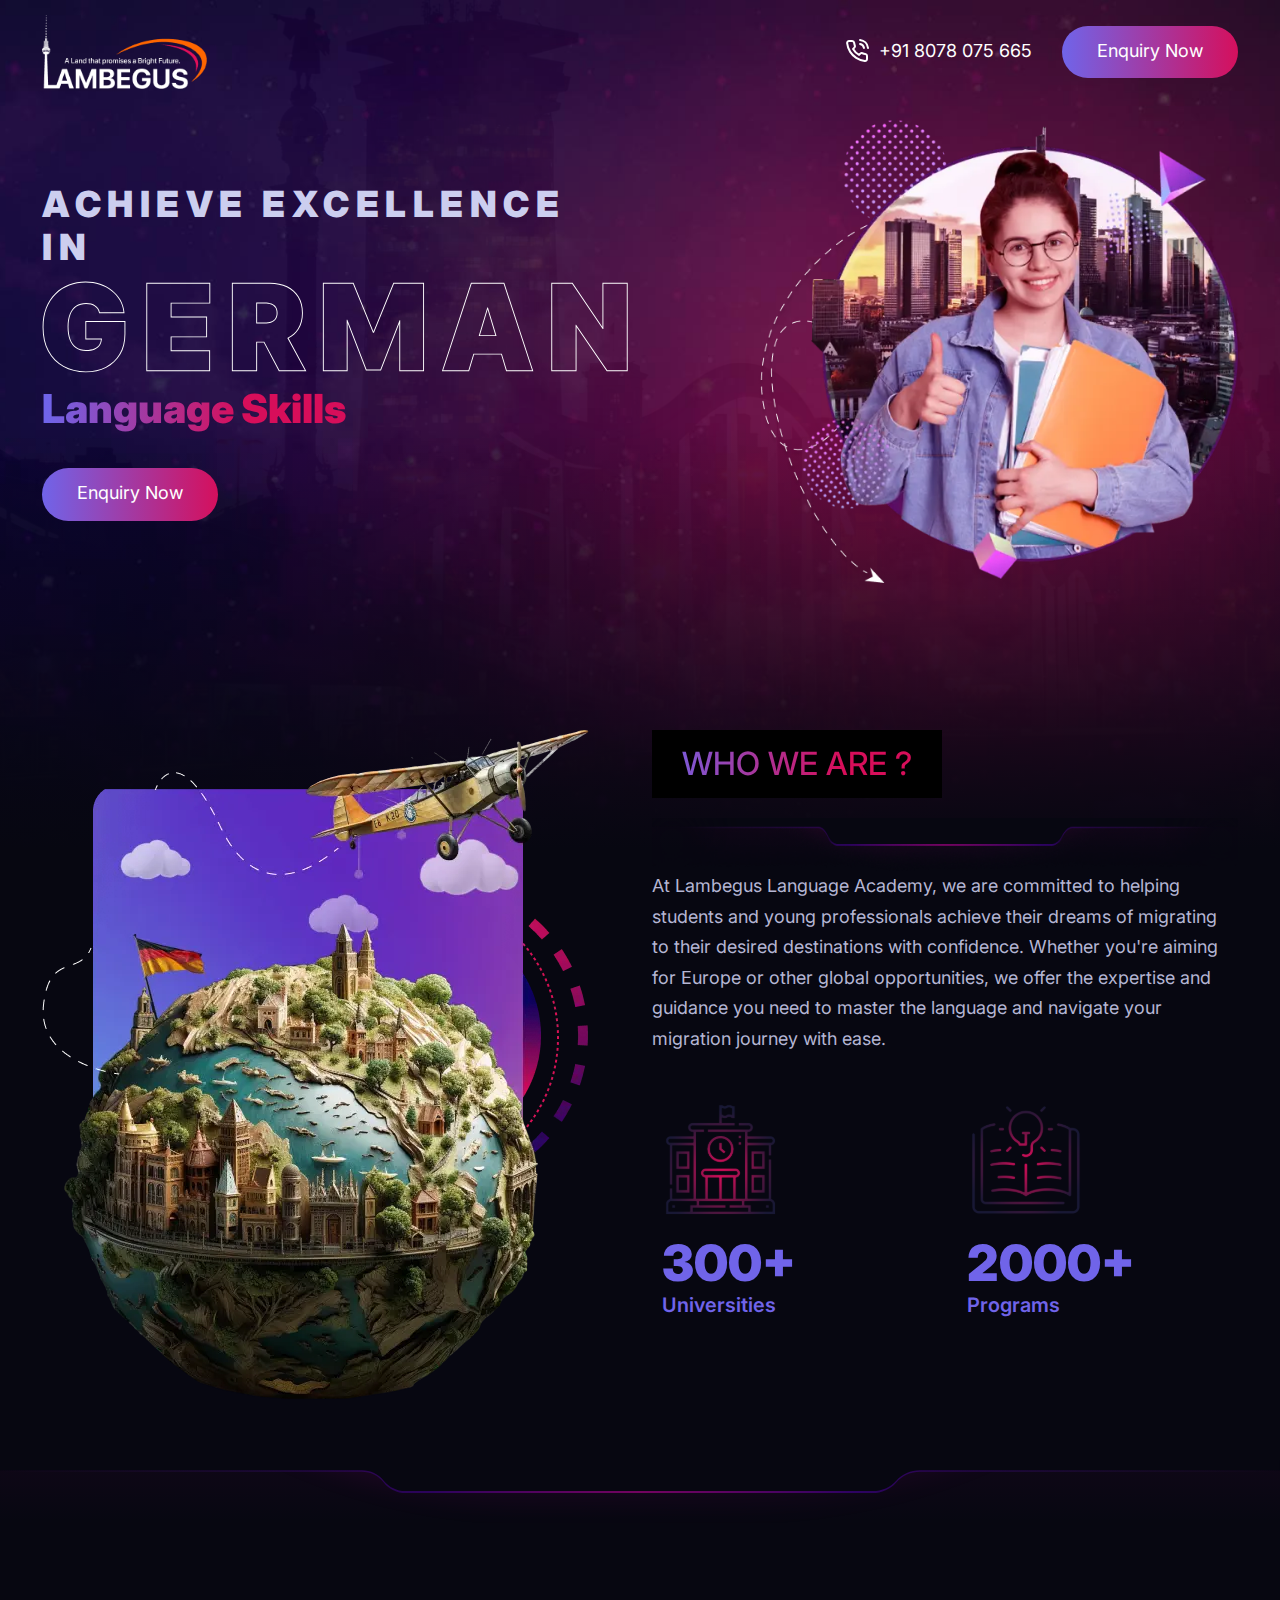
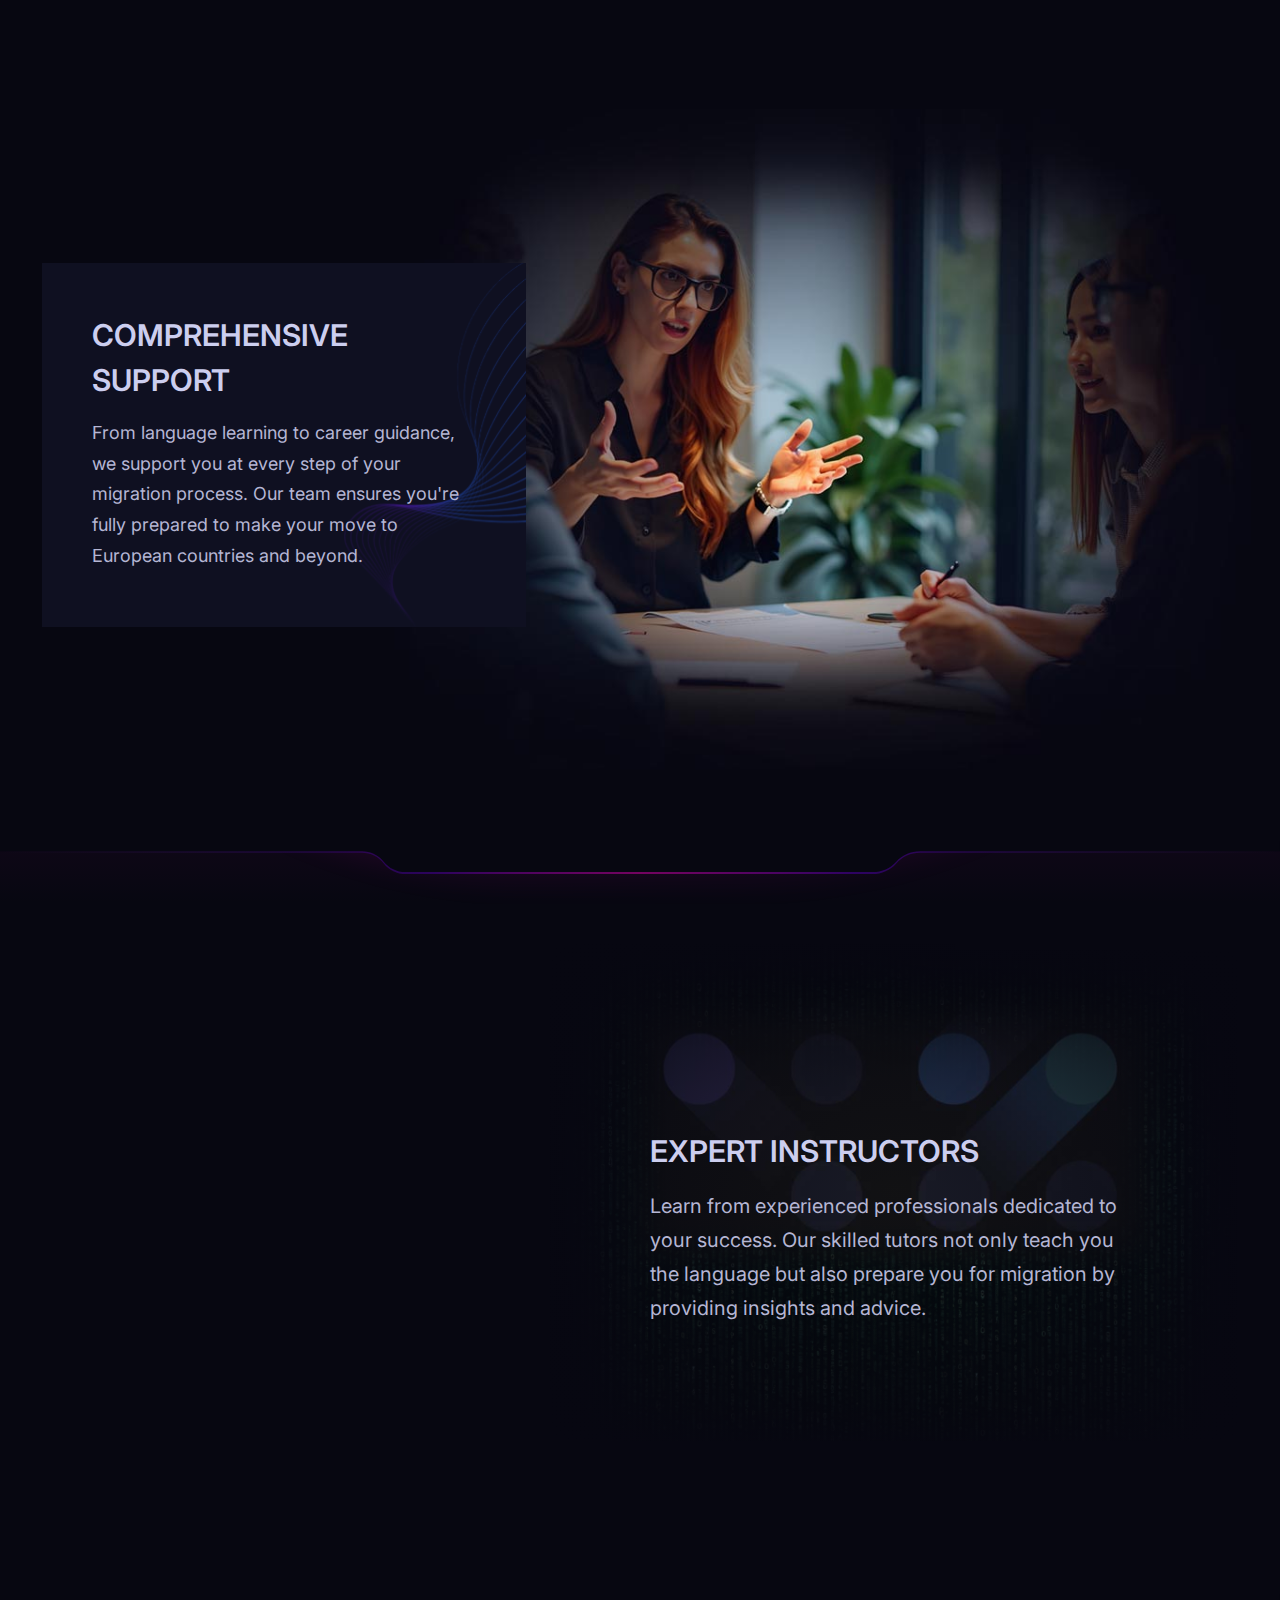
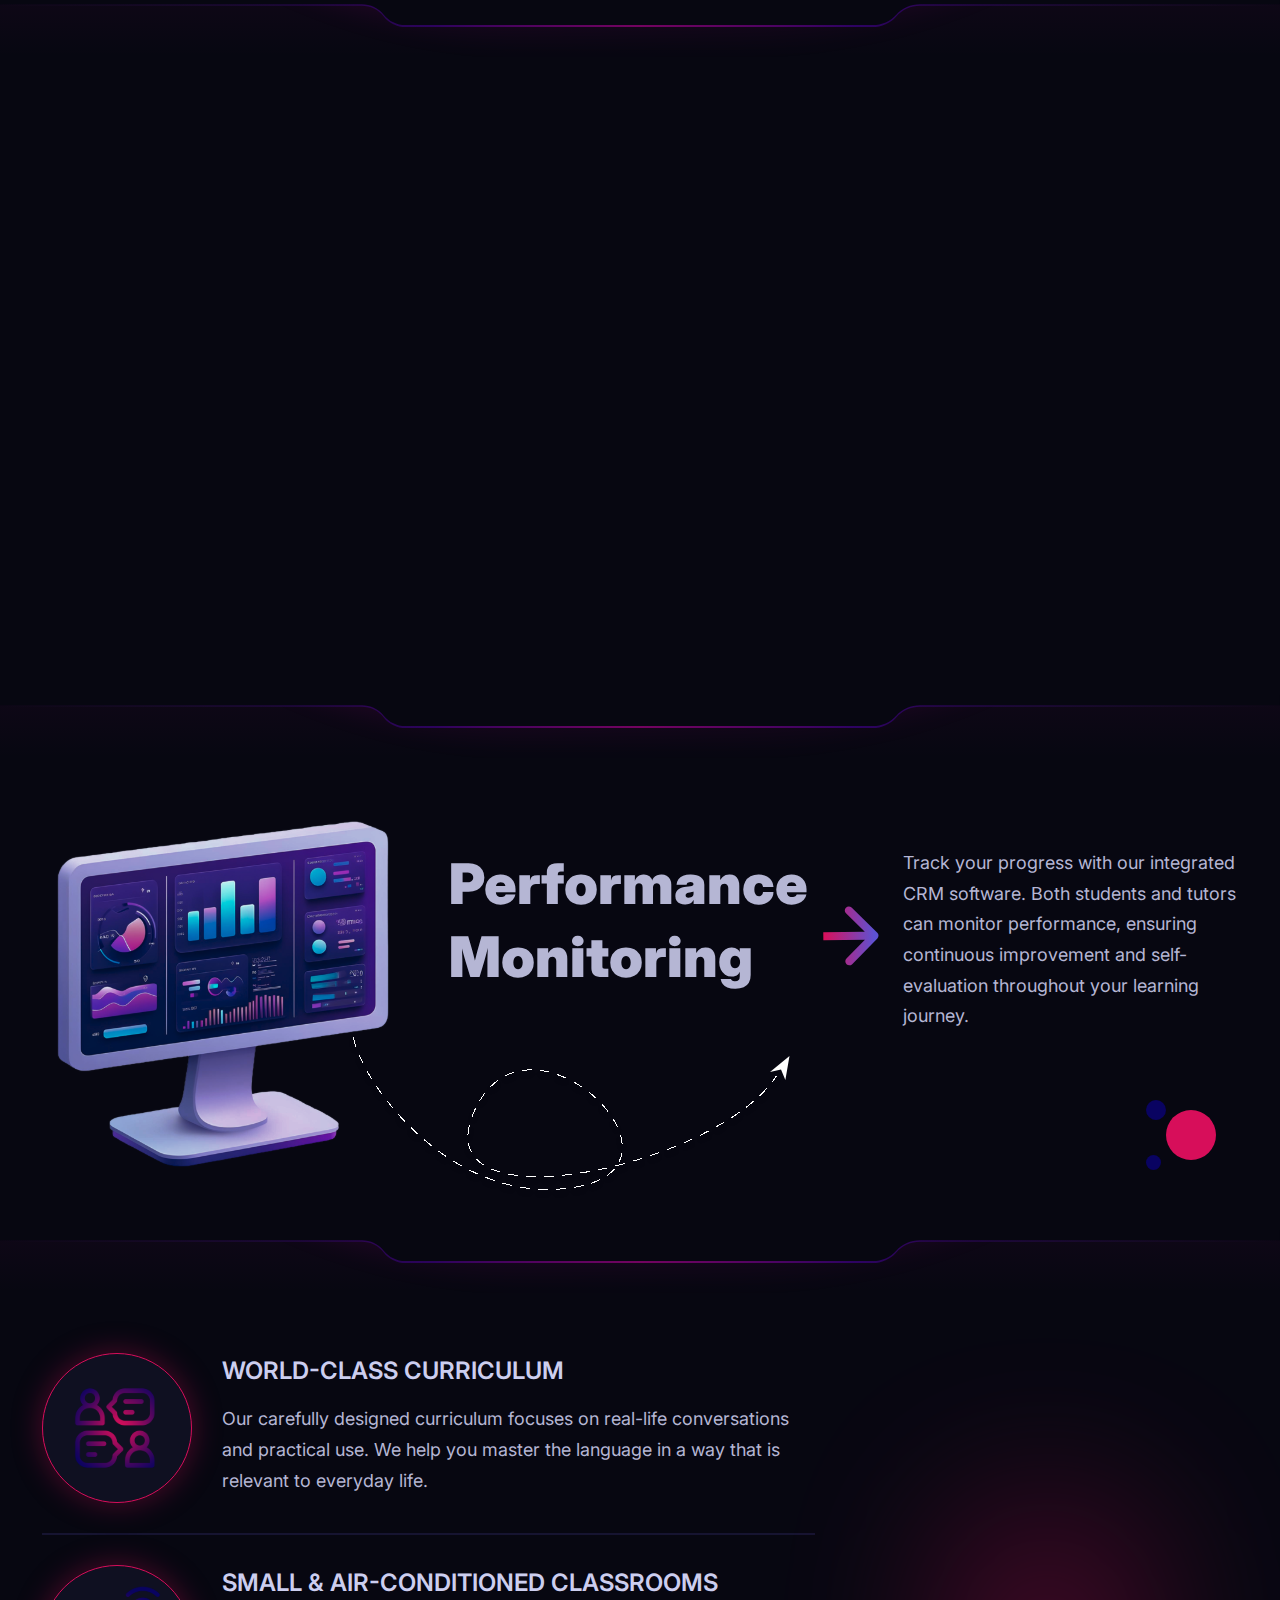
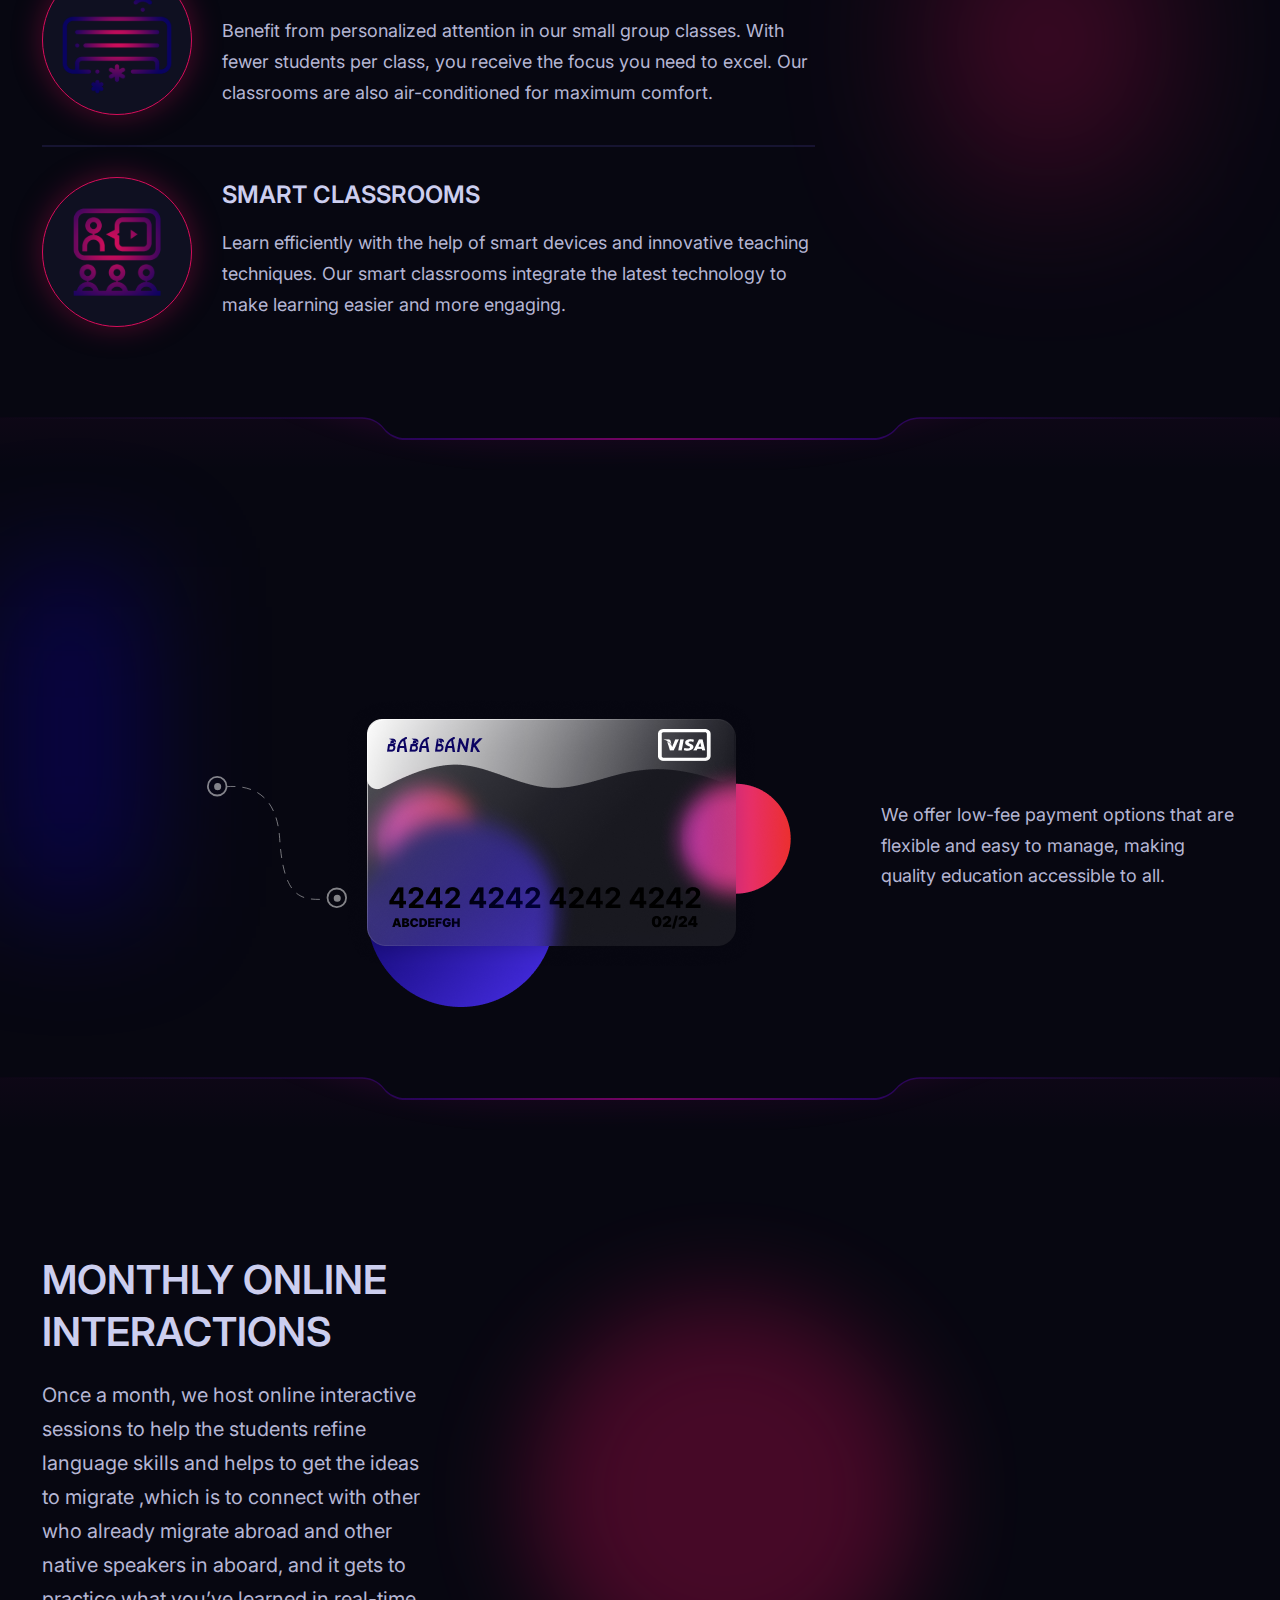
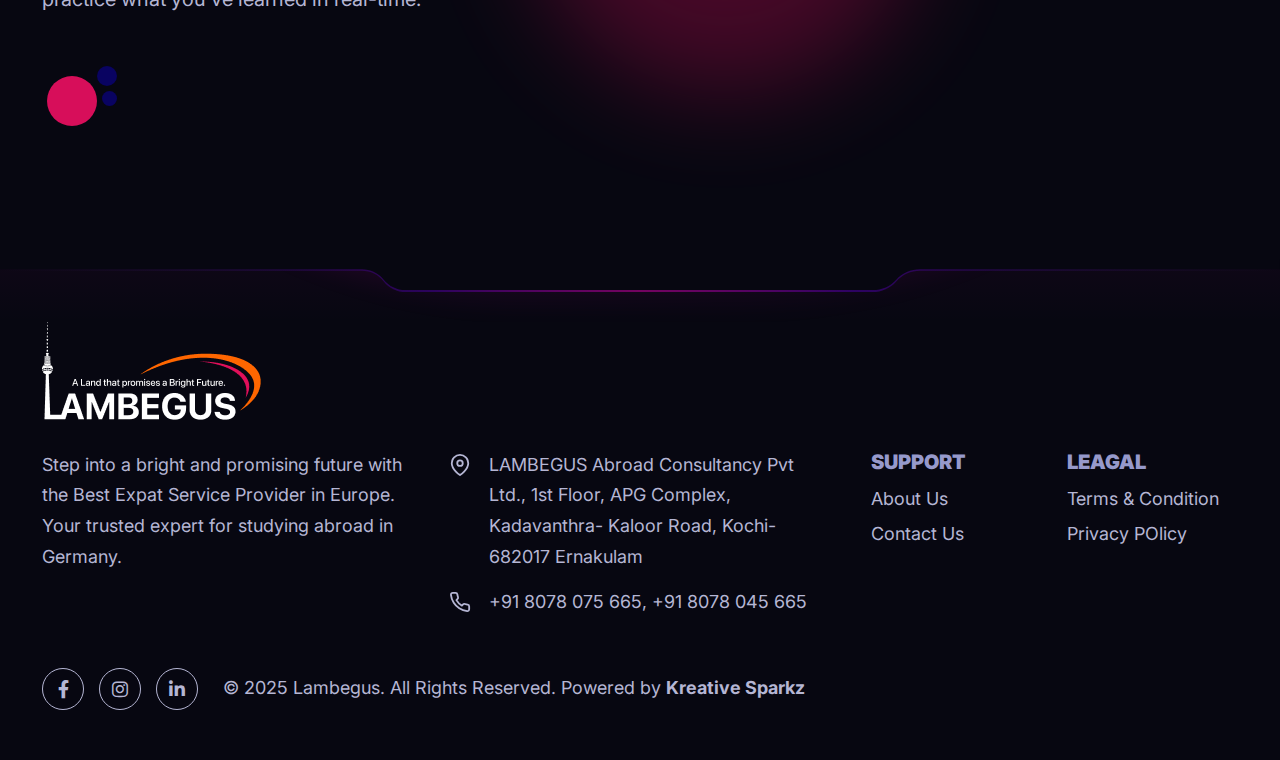
<file: index.html>
<!DOCTYPE html>
<html lang="en">
<head>
  <meta charset="UTF-8">
  <meta name="viewport" content="width=device-width, initial-scale=1.0">
  <title>LAMBEGUS</title>
<meta name="description" content="" />
<meta name="keywords" content=""/>
<link rel="icon" href="fav/favicon.ico">
<link rel="stylesheet" href="css/bs/bootstrap.css">
<link rel="stylesheet" href="css/fontawesome-all.css">
<link rel="stylesheet" href="css/aos.css">
<link rel="stylesheet" href="css/custom.css">
</head>
<body class="for_select_2 ">
<div class="body_wraper">
<header id="header" class="header_sec">
<div class="container">
<div class="header_in">
<div class="logo">
<a href="index.html">
<img class="" src="images/logo.png">
</a>	
</div>
<div class="header_right">
<ul>
<li><a href="tel:+918078075665" class="" target="_blank">
<i data-feather="phone-call"></i> <span class="numb">+91 8078 075 665</span> 
    <span class="text">Call Now</span>  </a></li>    
<li><a href="#" class="theme_btn" data-bs-toggle="modal" data-bs-target="#page_form">Enquiry Now</a></li>    
</ul>
</div> 
</div>
</div>
</header>  
<section class="hero_area" >
<div class="container">
<div class="row">
<div class="col-lg-6 d-lg-flex align-items-center">
<div class="left">
<h1 class="title">Achieve Excellence in<br>
<span class="stroke_text"><img src="images/german-text.svg" alt="GERMAN"></span> <br>
<span class="grd_text">Language Skills</span>
</h1>
<a href="#" class="theme_btn" data-bs-toggle="modal" data-bs-target="#page_form">Enquiry Now</a>
</div>
</div>  
<div class="col-lg-6">
<div class="right text-center text-lg-end ">
<div data-aos="fade-in">
<img src="images/hero.webp">    
</div>
</div>
</div>
</div>
</div>
</section>
<section class="about_sec">
<div class="container">
<div class="row">
<div class="col-lg-6 pe-lg-5">
<div class="left">
<div data-aos="fade-in"><img src="images/about.webp"></div>
</div>  
</div>  
<div class="col-lg-6">
<div class="right">
<div class="title_row">
<h3 class="title"><span>WHO WE ARE ? </span></h3>
<div class="separator"><img src="images/separator.png"></div>
</div>
<p>At Lambegus Language Academy, we are committed  to helping students and young professionals achieve their dreams of migrating to their desired destinations with confidence. Whether you're aiming for Europe or 
other global opportunities, we offer the expertise and  guidance you need to master the language and  navigate your migration journey with ease.</p>
<div class="ab_count">
<div class="row">
<div class="col-6">
<div class="count_item">
<div class="count_icon cicon1"></div>  
<h6> <span>300+</span> Universities</h6>
</div>
</div>
    <div class="col-6">
<div class="count_item">
<div class="count_icon cicon2"></div>  
<h6> <span>2000+</span> Programs</h6>
</div>
</div>
    
</div>    
</div>    

</div>  
</div> 
</div>  
</div>    
</section>   
<section class="why_chose_sec">
<div class="seperator_large"><img src="images/separator-large.svg"></div>  
<div class="title_row o_hiden">
<div class="container">
<h3 class="title" data-aos="fade-up">Why Choose Us</h3>    
</div>   
</div>
<div class="w_bg_block">
<div class="w_bg_container">
<div class="comn_img_block">
<img src="images/why.jpg">
</div>
</div>
<div class="why_box_content_sec">
<div class="container">
<div class="row">
<div class="col-lg-5">
<div class="card_item">
<h4 class="title">Comprehensive Support</h4>
<p>From language learning to career 
guidance, we support you at every 
step of your migration process. Our 
team ensures you're fully prepared 
to make your move to European 
countries and beyond.</p>
</div> 
</div> 
</div> 
</div>    
</div>
</div>
</section>
<section class="expert_sec">
<div class="seperator_large"><img src="images/separator-large.svg"></div> 
<div class="container">
<div class="row">
<div class="col-lg-5">
<div class="left">
<div data-aos="fade-in"><img src="images/expert.webp"></div>
</div>
</div> 
<div class="col-lg-7">
<div class="right">
<div class="card_item">
<h4 class="title">Expert Instructors</h4> 
<p>Learn from experienced professionals dedicated to your success. Our skilled tutors not only teach you the language but also prepare you for migration by providing insights and advice.</p>
</div>
</div>
</div>
</div>
</div>
</section>
<section class="easy_learn_sec">
<div class="seperator_large"><img src="images/separator-large.svg"></div> 
<div class="container">
<div class="sec_in" data-aos="fade-in">
<div class="easy_learn_img_block">
<div >
<img src="images/easy-learn.svg" class="d-none d-lg-block">
<img src="images/easy-learn-mb.svg" class="d-lg-none">
</div>    
</div>
<div class="conainer">
<div class="row els_row">
<div class="col-lg-4">
<div class="left">
<h3 class="title">Easy<br> Learning <br> Techniques</h3> 
</div>
</div>
<div class="col-lg-4">
<div class="right">
<p>We combine digital platforms with expert instruction to deliver effective, enhanced learning. Our interactive methods ensure fast and long-lasting  results.</p>
</div>
</div>
</div>  
</div>
</div>
</div>
</section>
<section class="monitoring_sec">
<div class="seperator_large"><img src="images/separator-large.svg"></div> 
<div class="container">
<div class="row">
<div class="col-lg-4">
<div class="image_block">
<div ><img src="images/monitor.svg"></div>
</div>
</div>
<div class="col-lg-8">
<div class="right">
<div class="row">
<div class="col-lg-6">
<div class="title_block">
<h3 class="title">Performance 
Monitoring</h3>
<div class="arrow"></div>
</div>
</div>
<div class="col-lg-6">
<div class="content_block ps-lg-5">
<p>Track your progress with our integrated CRM software. Both students and tutors can monitor performance, ensuring 
continuous improvement and self-evaluation throughout your learning journey.</p>
</div>
</div>
</div>   
<div class="monitor_path"><img src="images/monitor-path.svg"></div>

</div>    
</div>
    
</div>
</div>
<div class="dot_bg">
<span class="dot1"></span>    
<span class="dot2"></span>    
<span class="dot3"></span>    
</div>
</section>
<section class="features_sec">
<div class="seperator_large"><img src="images/separator-large.svg"></div> 
<div class="container">
<div class="row">
<div class="col-lg-8">
<div class="left pe-lg-3">
<ul>
<li>
<div class="feature_item">
<div class="feature_icon ficon_1"></div>    
<div class="content_area">
<h4 class="title">World-Class Curriculum</h4>
<p>Our carefully designed curriculum focuses on real-life conversations 
and practical use. We help you master the language in a way that is relevant 
 to everyday life.</p>
</div>
</div>    
</li>   
    <li>
<div class="feature_item">
<div class="feature_icon ficon_2"></div>    
<div class="content_area">
<h4 class="title">Small & Air-Conditioned Classrooms</h4>
<p>Benefit from personalized attention in our small group classes. With fewer students per class, you receive the focus you need to excel. Our classrooms are also air-conditioned for maximum comfort.</p>
</div>
</div>    
</li> 
    <li>
<div class="feature_item">
<div class="feature_icon ficon_3"></div>    
<div class="content_area">
<h4 class="title">Smart Classrooms</h4>
<p>Learn efficiently with the help of smart
 devices and innovative teaching techniques. Our smart classrooms integrate the latest technology to make learning easier and more engaging.</p>
</div>
</div>    
</li> 
</ul>
</div>
</div>
<div class="col-lg-4 d-lg-flex align-items-center">
<div class="right ">
<div data-aos="fade-in"><img src="images/feature.webp"></div>
</div>
</div>
</div>
</div>
</section>
<section class="payment_sec">
<div class="seperator_large"><img src="images/separator-large.svg"></div> 
<div class="container">
<div class="row justify-content-end">
<div class="col-lg-9">
<div class="right">
<div class="title_row o_hiden" >
<h3 class="title" data-aos="fade-up">Flexible & Affordable <br>
Payment Methods</h3>    
</div>
<div class="content_area">
<div class="row">
<div class="col-lg-7">
<div class="image_block">
<div><img src="images/visa-card.png"></div>
</div>
</div> 
<div class="col-lg-5 align-items-center d-lg-flex">
<div class="content_block">
<p>We offer low-fee payment options that are
flexible and easy to manage, making 
quality education accessible to all.</p>
</div>
</div> 
</div>
</div>
</div>
</div>
</div>
</div>
</section>
<section class="monthly_online_sec">
<div class="seperator_large"><img src="images/separator-large.svg"></div> 
<div class="container">
<div class="row">
<div class="col-lg-4 align-items-center d-lg-flex">
<div class="left">
<div class="content_area">
<h3 class="title">Monthly Online 
Interactions</h3>
<p>Once a month, we host online interactive sessions 
to help the students refine language skills and 
helps to get the ideas 
to migrate ,which is to 
connect with other who already migrate 
abroad 
and other native speakers in aboard, and it gets to
practice what you’ve learned in real-time.</p>    
</div>
<div class="dot_bg">
<span class="dot1"></span>    
<span class="dot2"></span>    
<span class="dot3"></span>    
</div>
</div>
</div>
<div class="col-lg-8">
<div class="right ps-lg-5">
<div class="card_item" data-aos="fade-in">
<img src="images/online.webp" class="image">
<img src="images/path.svg" class="path">
</div>
</div>
</div>
</div>
</div>
</section>
<footer class="footer_sec" id="footer">
<div class="seperator_large"><img src="images/separator-large.svg"></div> 
<div class="container">
<div class="footer_main">
<div class="row">
<div class="col-lg-12">
<div class=" footer_logo">
<div><img src="images/logo.png"></div>
</div>
</div>
<div class="col-lg-4  ">
<div class="footer_widget footer_about">
<p class="m-0">Step into a bright and promising future with the Best Expat 
Service Provider in Europe. Your trusted expert for studying 
 abroad in Germany.</p>
</div>
</div>
<div class="col-lg-4">
<div class="footer_widget">
<div class="footer_contact_info">
<ul>
<li><i data-feather="map-pin"></i> LAMBEGUS Abroad Consultancy Pvt Ltd., 1st Floor, APG Complex, Kadavanthra- Kaloor Road, Kochi- 682017 Ernakulam</li>       
    <li><i data-feather="phone"></i>  <a href="tel:+918078075665">+91 8078 075 665, </a> <a href="tel:+918078045665">+91 8078 045 665</a></li> 
</ul>
</div>
</div>
</div>
    <div class="col-lg-4">
<div class="footer_widget ps-lg-3">
<div class="row">
<div class="col-md-6">
<div class="footer_nav nav_support">
<h5 class="title">Support</h5>
<ul>
<li><a href="#">About Us</a> </li>                
<li><a href="#">Contact Us</a> </li>                
</ul>
</div>    
</div>    
<div class="col-md-6">
<div class="footer_nav">
<h5 class="title">Leagal</h5>
<ul>
<li><a href="#">Terms & Condition</a> </li>                
<li><a href="#">Privacy POlicy</a> </li>                
</ul>
</div>    
</div> 
</div>

</div>
</div>
</div>
</div> 
<div class="copy_rights">
<div class="social_links">
<ul>
<li><a href="#" target="_blank"><i class="fa-brands fa-facebook-f"></i></a></li> <li><a href="#" target="_blank"><i class="fa-brands fa-instagram"></i></a></li> <li><a href="#" target="_blank"><i class="fa-brands fa-linkedin-in"></i></a></li> 
</ul>    
</div>
<div class="content"><p>© 2025 Lambegus. All Rights Reserved. Powered by <a href="https://www.kreativesparkz.com/" target="_blank"><strong>Kreative Sparkz</strong></a> </p>   </div>    
</div>
</div>
    
     <div class="mb_bottom_header">
<ul>
<!--
<li><a id="" href="tel" class="MB_callnow " target="">
<i class="fa-solid fa-phone-volume"></i>Call Now
</a>  </li>    
-->
<!--
<li><a id="" href="https://wa.me/+91" class="MBwhatsapp " target="_blank"> 
<i class="fa-brands fa-whatsapp"></i>WhatsApp
</a></li> 
-->
    <li><a href="#" class="theme_btn" data-bs-toggle="modal" data-bs-target="#page_form">Enquiry Now</a></li>
</ul>    
</div>
    
    
</footer>  
</div>       
    
<div class="modal modal_style fade scrollbar_hide" id="page_form" data-bs-backdrop="static" data-bs-keyboard="false" tabindex="-1" aria-labelledby="staticBackdropLabel" aria-hidden="true">
<div class="modal-dialog modal-dialog-centered">
<div class="modal-content">
<div class="modal-body">
<button type="button" class="btn-close" data-bs-dismiss="modal" aria-label="Close"><i data-feather="x"></i></button>
<div class="modal_left">
  <div><img src="images/form.svg"></div> 
</div>
<div class="modal_right">
<div class="form_sec select_2_line">
<div class="title_row">
<h3 class="site_title">Learn With Us!</h3>  
<p>Get your free counselling with our expert</p>
</div>
<div class="form_inr">
<form class="placeholder_style select2_arrow_style " action="lead.php" method="POST">
<div class="row">
<div class="col-lg-12">
<div class="form-group">
<label class="form-label">Full Name</label>
<input type="" class="form-control" p name="name" required>   
</div>  
</div>    
    <div class="col-lg-12">
<div class="form-group">
<label class="form-label">Email</label>
<input placeholder="  " name="email" required type="email" class="form-control" > 
</div>  
</div> 
    <div class="col-lg-12">
<div class="form-group">
<label class="form-label">Contact Number</label>
<input placeholder=" " name="phone" required type="tel" class="form-control">
</div>  
</div> 
  
      <div class="col-lg-12">
<div class="form-group m-0 text-center text-lg-start">
 <button class="theme_btn " type="submit">Submit Now </button>
</div>  
</div>   
</div>
   
</form>    
</div>
</div>
</div>
</div>

</div>
</div>
</div>
    
<script src="js/jquery-1.12.4.min.js"></script>
<script src="js/bs/bootstrap.min.js"></script>
<script src="js/feather.min.js"></script>
<script src="js/feather.js"></script>
<script src="js/aos.js"></script>
<script src="js/custom.js"></script>
</body>
</html>
</file>
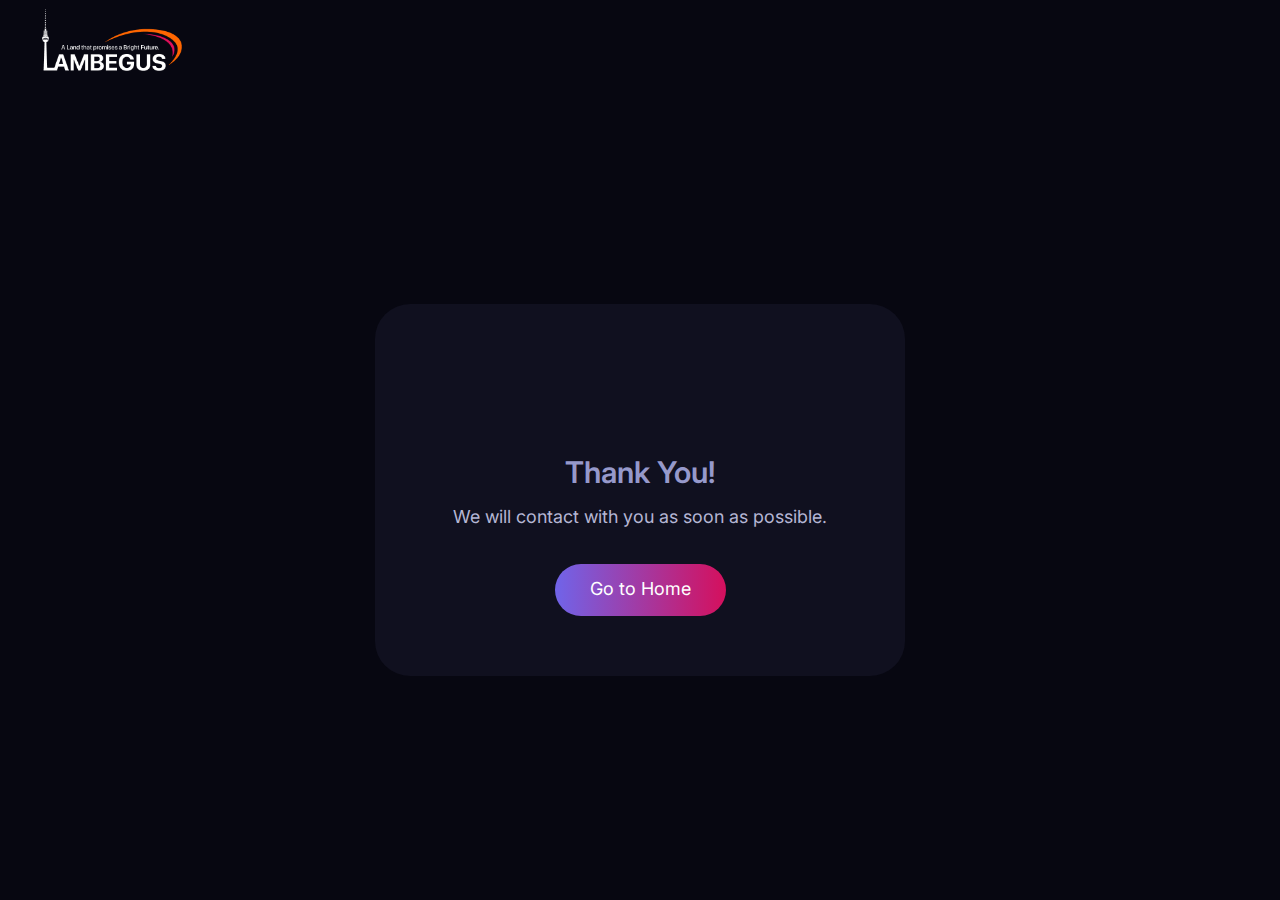
<file: thanks.html>
<!DOCTYPE html>
<html lang="en">
<head>
  <meta charset="UTF-8">
  <meta name="viewport" content="width=device-width, initial-scale=1.0">
  <title>LAMBEGUS</title>
<meta name="description" content="" />
<meta name="keywords" content=""/>
<link rel="icon" href="fav/favicon.ico">
<link rel="stylesheet" href="css/bs/bootstrap.css">
<link rel="stylesheet" href="css/fontawesome-all.css">
<link rel="stylesheet" href="css/custom.css">
</head>
<body class=" ">

<div class="body_wraper ">
    <div class="t_header">
     <div class="container">
    <img src="images/logo.png">    
    </div>
     </div>
<div class="tbody">
<div class="tcontent_box">
<div class="animation-ctn">
  	<div class="icon icon--order-success svg">
     <svg class="checkmark" viewBox="0 0 52 52"> <circle class="checkmark__circle" cx="26" cy="26" r="25" fill="none"/> <path class="checkmark__check" fill="none" d="M14.1 27.2l7.1 7.2 16.7-16.8"/>
</svg>
        </div>
</div>
<h4>Thank You!</h4>
<p>We will contact with you as soon as possible.</p>
<a href="index.html" class="theme_btn">Go to Home</a>
</div>
</div>
</div>
<script src="js/jquery-1.12.4.min.js"></script>
<script src="js/bs/bootstrap.min.js"></script>
<script src="js/feather.min.js"></script>
<script src="js/feather.js"></script>
<script src="js/custom.js"></script>
</body>
</html>
</file>
<file: css/custom.css>
@import url("https://fonts.googleapis.com/css2?family=Inter:ital,opsz,wght@0,14..32,100..900;1,14..32,100..900&display=swap");h1,h2,h3,h4,h5,h6{font-family:"Inter",serif}ul{margin:0;padding:0;list-style:none}a,a:hover{text-decoration:none;outline:none}a{transition:all 0.5s ease-out 0s;-webkit-transition:all 0.5s ease-out 0s}img{max-width:100%}a{color:#b5b6d4}.o_hiden{overflow:hidden}.theme_color{color:#D70E5A}.primary_color{color:#070711}::-webkit-scrollbar{width:10px;height:5px;cursor:pointer}::-webkit-scrollbar-track{background-color:#ccc}::-webkit-scrollbar-thumb{width:30px;background-color:#aaa}::-moz-selection{background:#333;color:#fff}::selection{background:#333;color:#fff}::-moz-selection{background:#333;color:#fff}@media (max-width: 575px){.container,.container-fluid{padding-left:20px;padding-right:20px}}body{color:#b5b6d4;font-family:"Inter",serif;font-weight:400;font-size:18px;line-height:1.7;background:#070711}.row_reverse{-webkit-box-orient:horizontal;-webkit-box-direction:reverse;-ms-flex-direction:row-reverse;flex-direction:row-reverse}.align_items_center{display:-webkit-box;display:-ms-flexbox;display:flex;-webkit-box-align:center;-ms-flex-align:center;align-items:center}.display_flex{display:-webkit-box;display:-ms-flexbox;display:flex}.justify_content_center{-webkit-box-pack:center;-ms-flex-pack:center;justify-content:center}@media (min-width: 1200px){.m_30{margin:0 -30px}.m_30 [class*='col-']{padding:0 30px}}@media (min-width: 1200px){.m_20{margin:0 -20px}.m_20 [class*='col-']{padding:0 20px}}@media (min-width: 1250px){.m_40{margin:0 -40px}.m_40 [class*='col-']{padding:0 40px}}.body_wraper{width:100%;display:-webkit-box;display:-ms-flexbox;display:flex;-webkit-box-orient:vertical;-webkit-box-direction:normal;-ms-flex-direction:column;flex-direction:column}.pos_inherit{position:inherit !important}.pinter_event_none{pointer-events:none}.header_sec{background:transparent;width:100%;position:absolute;top:0;left:0;padding:15px 0;display:-webkit-box;display:-ms-flexbox;display:flex;-webkit-box-align:center;-ms-flex-align:center;align-items:center;z-index:100}.header_sec.header-active{background:rgba(7,7,17,0.8);-webkit-backdrop-filter:blur(35px);backdrop-filter:blur(35px);position:fixed;-webkit-animation:500ms ease-in-out 0s normal none 1 running fadeInDown;animation:500ms ease-in-out 0s normal none 1 running fadeInDown}.header_sec.header-active .logo a img{width:105px}@-webkit-keyframes fadeInDown{0%{opacity:0;-webkit-transform:translateY(-20px);transform:translateY(-20px)}100%{opacity:1;-webkit-transform:translateY(0);transform:translateY(0)}}@keyframes fadeInDown{0%{opacity:0;-webkit-transform:translateY(-20px);transform:translateY(-20px)}100%{opacity:1;-webkit-transform:translateY(0);transform:translateY(0)}}.logo{display:-webkit-box;display:-ms-flexbox;display:flex;height:100%;-webkit-box-align:center;-ms-flex-align:center;align-items:center}.logo a{display:inline-block}.logo a img{width:165px}.logo-dark{display:none}.header-active .logo-dark{display:inline-block}.header-active .logo-white{display:none}.header_in{display:-webkit-box;display:-ms-flexbox;display:flex;height:100%;-webkit-box-pack:justify;-ms-flex-pack:justify;justify-content:space-between;-webkit-box-align:center;-ms-flex-align:center;align-items:center}.header_right{display:-webkit-box;display:-ms-flexbox;display:flex;-webkit-box-pack:end;-ms-flex-pack:end;justify-content:flex-end;height:100%}.header_right ul li{display:inline-block}.header_right .theme_btn{margin:0 0 0 25px}.header_right a{color:#fff;display:inline-block}.header_right a svg{position:relative;top:-1px;margin-right:5px}.header_right a .text{display:none}@media (max-width: 991px){.logo a img{width:140px}.header_right a .numb{display:none}.header_right a .text{display:inline-block}.header_right a svg{width:20px;height:20px}}@media (max-width: 575px){.header_right .theme_btn{display:none}}.site_title{font-size:50px;font-weight:bold;color:#9699cb;line-height:1.2;margin-bottom:15px}@media (max-width: 1199px){.site_title{font-size:40px}}@media (max-width: 575px){.site_title{font-size:33px;line-height:1.3}}.theme_btn{display:inline-block;background-image:-webkit-gradient(linear, left top, right top, from(#7064E9), color-stop(51%, #D70E5A), to(#7064E9));background-image:linear-gradient(to right, #7064E9 0%, #D70E5A 51%, #7064E9 100%);background-size:200% auto;padding:10px 35px 12px;margin-top:15px;color:#fff;font-weight:400;font-size:18px;border-radius:30px;position:relative;z-index:1;-webkit-transition:all 0.5s ease-out 0s;transition:all 0.5s ease-out 0s}.theme_btn svg{width:20px;height:20px;position:relative;top:-1px}.theme_btn:hover{background-position:right center;color:#fff}.btn_link{display:inline-block;font-weight:600;font-size:18px;color:#D70E5A}.btn_link:hover{color:#070711}.btn_link span{display:inline-block;width:22px;height:22px;background:#D70E5A;border-radius:50%;text-align:center;line-height:22px;color:#fff;font-size:10px;vertical-align:middle;margin-left:10px}.comn_img_block{overflow:hidden;position:relative}.comn_img_block img{position:absolute;left:0;top:0;-o-object-position:center;object-position:center;-o-object-fit:cover;object-fit:cover;width:100%;height:100%}.swiper_normal .swiper-container{overflow:hidden;position:relative}.swiper_btn .swiper-button-next,.swiper_btn .swiper-button-prev{width:50px;height:50px;border-radius:50%;background:#fff;text-align:center;line-height:50px;color:#D70E5A;font-size:27px;-webkit-box-shadow:0 3px 5px rgba(0,0,0,0.35);box-shadow:0 3px 5px rgba(0,0,0,0.35);-webkit-transition:all 0.5s ease-out 0s;transition:all 0.5s ease-out 0s}.swiper_btn .swiper-button-next:after,.swiper_btn .swiper-button-prev:after{display:none}.swiper_btn .swiper-button-next:hover,.swiper_btn .swiper-button-prev:hover{background:#fff;color:#070711}.swiper_btn .swiper-button-next:hover svg,.swiper_btn .swiper-button-prev:hover svg{stroke:#070711}.swiper_btn .swiper-button-next i,.swiper_btn .swiper-button-prev i{display:block}.swiper_btn .swiper-button-next svg,.swiper_btn .swiper-button-prev svg{width:36px;height:36px;-webkit-transition:all 0.5s ease-out 0s;transition:all 0.5s ease-out 0s}.swiper_scrollbar .swiper-scrollbar-drag{background:#D70E5A}.swiper_scrollbar .swiper-horizontal>.swiper-scrollbar,.swiper_scrollbar .swiper-scrollbar.swiper-scrollbar-horizontal{height:3px;width:100%;position:static;margin:40px 0 0}.swiper_pagination .swiper-pagination{position:relative;top:auto;bottom:auto;margin:20px 0 0}.swiper_pagination .swiper-horizontal>.swiper-pagination-bullets .swiper-pagination-bullet,.swiper_pagination .swiper-pagination-horizontal.swiper-pagination-bullets .swiper-pagination-bullet{margin:0 3px}.swiper_pagination .swiper-pagination-bullet{width:12px;height:12px;background:#D70E5A}.swiper_pagination .swiper-pagination-bullet:not(.swiper-pagination-bullet-active){opacity:0.5}.swiper_pagination .swiper-pagination-bullet.swiper-pagination-bullet-active{width:30px;border-radius:10px}.hero_area{background:url("../images/bg2.jpg") no-repeat center;background-size:cover;position:relative;z-index:1;min-height:850px;padding:120px 0 100px}.hero_area:before{content:"";left:0;top:0;width:100%;height:100%;background:url("../images/bg1.jpg") no-repeat center;background-size:cover;position:absolute;z-index:-2;opacity:0.03}.hero_area:after{content:"";left:0;bottom:0;width:100%;height:50%;position:absolute;background-image:-webkit-gradient(linear, left top, left bottom, from(transparent), to(#070711));background-image:linear-gradient(to bottom, transparent, #070711);z-index:-1}.hero_area .left .title{font-size:36px;font-weight:900;letter-spacing:6.5px;text-transform:uppercase;color:#CCCEEF;margin-bottom:20px}.hero_area .left .title .stroke_text{display:inline-block;margin:12px 0}.hero_area .left .title .grd_text{font-size:40px;display:inline;color:#D70E5A;letter-spacing:normal;background:linear-gradient(92.34deg, #7064E9 2.19%, #D70E5A 65.21%);-webkit-background-clip:text;-webkit-text-fill-color:transparent;background-clip:text;text-fill-color:transparent;text-transform:capitalize}.hero_area .right img{width:480px}@media (max-width: 991px){.hero_area{padding:180px 0 220px}.hero_area .left{text-align:center;padding:40px 0 0}.hero_area .row{-webkit-box-orient:vertical;-webkit-box-direction:reverse;-ms-flex-direction:column-reverse;flex-direction:column-reverse}.hero_area .right img{width:370px}}@media (max-width: 767px){.hero_area .left .title{font-size:30px}}@media (max-width: 575px){.hero_area .left .title{font-size:30px}.hero_area .left .title{font-size:22px}.hero_area .left .title .grd_text{font-size:36px}.hero_area .right img{width:280px}.hero_area{padding:150px 0 200px}.hero_area .left .theme_btn{margin-top:40px;display:block}.hero_area:before{opacity:0}}.about_sec{padding:0 0 60px;position:relative;z-index:20;margin-top:-120px}.about_sec .right .title_row .title{display:inline-block;background:#000;margin-bottom:20px}.about_sec .right .title_row .title span{font-size:32px;display:inline-block;padding:15px 30px;background:linear-gradient(92.34deg, #7064E9 2.19%, #D70E5A 65.21%);-webkit-background-clip:text;-webkit-text-fill-color:transparent;background-clip:text;text-fill-color:transparent;text-transform:uppercase}.about_sec .right .title_row .separator img{width:100%}.about_sec .right .ab_count{padding:20px 0 0}.about_sec .right .ab_count .count_item h6{font-size:20px;font-weight:600;color:#7064E9;padding-left:10px}.about_sec .right .ab_count .count_item h6 span{font-size:50px;display:block;font-weight:900}.about_sec .right .ab_count .count_item .count_icon{width:137px;height:137px;margin-bottom:5px}.about_sec .right .ab_count .count_item .count_icon.cicon1{background:url("../images/count/1.svg") no-repeat center;background-size:contain}.about_sec .right .ab_count .count_item .count_icon.cicon2{background:url("../images/count/2.svg") no-repeat center;background-size:contain}@media (max-width: 991px){.about_sec{text-align:center}.about_sec .left{margin-bottom:50px}.about_sec .left img{width:300px}.about_sec .right .ab_count .count_item h6{padding-left:0}.about_sec .right .ab_count .count_item .count_icon{margin-left:auto;margin-right:auto}}@media (max-width: 575px){.about_sec .left img{width:250px}.about_sec .right .title_row .title span{font-size:27px}.about_sec .right .ab_count .count_item h6 span{font-size:30px}.about_sec .right .ab_count .count_item .count_icon{width:100px;height:100px}.about_sec .right .ab_count .count_item h6{font-size:16px}.about_sec{padding-bottom:30px}}.seperator_large{pointer-events:none}.seperator_large img{width:100%}.why_chose_sec{overflow:hidden;padding-bottom:60px}.why_chose_sec .title_row{text-align:center;margin:10px 0 30px}.why_chose_sec .title_row .title{font-size:9vw;font-weight:900;background:-webkit-gradient(linear, left top, left bottom, color-stop(0.37%, rgba(255,255,255,0.22)), to(rgba(90,90,90,0.1)));background:linear-gradient(180deg, rgba(255,255,255,0.22) 0.37%, rgba(90,90,90,0.1) 100%);-webkit-background-clip:text;-webkit-text-fill-color:transparent;background-clip:text;text-fill-color:transparent}.why_chose_sec .w_bg_block{position:relative}.why_chose_sec .w_bg_block .w_bg_container{width:100%;max-width:1600px;margin:auto;display:-webkit-box;display:-ms-flexbox;display:flex;-webkit-box-pack:end;-ms-flex-pack:end;justify-content:flex-end}.why_chose_sec .w_bg_block .w_bg_container .comn_img_block{padding-bottom:calc((105 / 200) * 100%);width:75%}.why_chose_sec .w_bg_block .why_box_content_sec{position:absolute;left:0;top:0;width:100%;height:100%;display:-webkit-box;display:-ms-flexbox;display:flex;-webkit-box-align:center;-ms-flex-align:center;align-items:center}.why_chose_sec .w_bg_block .why_box_content_sec .card_item{background:#0F1021;padding:50px 50px 40px;position:relative;z-index:1}.why_chose_sec .w_bg_block .why_box_content_sec .card_item:before{content:"";position:absolute;right:0;bottom:0;width:50%;height:100%;background:url("../images/w-card-bg.svg") no-repeat center right;background-size:contain;z-index:-1}.why_chose_sec .w_bg_block .why_box_content_sec .card_item .title{font-weight:600;color:#CCCEEF;font-size:30px;margin-bottom:15px;text-transform:uppercase;line-height:1.5}@media (min-width: 1600px){.why_chose_sec .title_row .title{font-size:110px}}@media (max-width: 991px){.why_chose_sec .title_row .title{font-size:8vw}.why_chose_sec .w_bg_block .why_box_content_sec{position:static}.why_chose_sec .w_bg_block .why_box_content_sec .card_item{width:75%;margin:30px auto auto;text-align:center}.why_chose_sec .w_bg_block .w_bg_container{-webkit-box-pack:center;-ms-flex-pack:center;justify-content:center}}@media (max-width: 575px){.why_chose_sec .title_row{margin-top:20px}.why_chose_sec .w_bg_block .why_box_content_sec .card_item{width:100%;padding:40px 25px 30px}.why_chose_sec .w_bg_block .why_box_content_sec .card_item .title{font-size:22px}.why_chose_sec .title_row .title{background:linear-gradient(92.34deg, #7064E9 2.19%, #D70E5A 65.21%);-webkit-background-clip:text;-webkit-text-fill-color:transparent;background-clip:text;text-fill-color:transparent}}@media (max-width: 430px){.why_chose_sec .title_row .title{font-size:10vw}}.expert_sec{padding-bottom:60px}.expert_sec .seperator_large{margin-bottom:40px}.expert_sec .right .card_item{position:relative;z-index:1;padding:185px  100px 100px}.expert_sec .right .card_item:before{content:"";position:absolute;right:0;bottom:0;width:100%;height:100%;background:url("../images/exp-bg.png") no-repeat center top;background-size:cover;z-index:-2}.expert_sec .right .card_item:after{content:"";position:absolute;right:0;bottom:0;width:100%;height:100%;background-image:radial-gradient(rgba(7,7,17,0.2), #070711);z-index:-1}.expert_sec .right .card_item .title{font-weight:600;color:#CCCEEF;font-size:30px;margin-bottom:15px;text-transform:uppercase;line-height:1.5}.expert_sec .right .card_item p{font-size:20px}@media (max-width: 991px){.expert_sec{text-align:center}.expert_sec .left img{width:300px}.expert_sec .right .card_item{padding:15px 60px 60px}.expert_sec .right .card_item:after{background-image:radial-gradient(rgba(7,7,17,0.5), #070711)}}@media (max-width: 575px){.expert_sec .right .card_item .title{font-size:22px}.expert_sec .left img{width:200px}.expert_sec .right .card_item{padding:15px 15px 50px}.expert_sec{padding-bottom:0px}}.easy_learn_sec{padding-bottom:75px}.easy_learn_sec .seperator_large{margin-bottom:90px}.easy_learn_sec .sec_in{position:relative;min-height:473px;-ms-flex-wrap:wrap;flex-wrap:wrap;display:-webkit-box;display:-ms-flexbox;display:flex;width:100%;-webkit-box-align:center;-ms-flex-align:center;align-items:center}.easy_learn_sec .sec_in .easy_learn_img_block{position:absolute;left:50%;top:50%;-webkit-transform:translate(-50%, -50%);transform:translate(-50%, -50%);width:470px;pointer-events:none}.easy_learn_sec .sec_in .easy_learn_img_block:before{content:"";position:absolute;left:-150px;top:30px;width:268px;height:162px;background:url("../images/eline-left.svg") no-repeat center;background-size:contain;z-index:-1}.easy_learn_sec .sec_in .easy_learn_img_block:after{content:"";position:absolute;right:25px;top:30px;width:50px;height:118px;background:url("../images/eline-right.svg") no-repeat center;background-size:contain;z-index:-1}.easy_learn_sec .left .title{font-size:50px;font-weight:900;display:inline-block;color:#D70E5A;letter-spacing:normal;background:linear-gradient(92.34deg, #7064E9 2.19%, #D70E5A 65.21%);-webkit-background-clip:text;-webkit-text-fill-color:transparent;background-clip:text;text-fill-color:transparent;text-transform:uppercase}.easy_learn_sec .els_row{-webkit-box-pack:justify;-ms-flex-pack:justify;justify-content:space-between}@media (max-width: 1230px){.easy_learn_sec .sec_in .easy_learn_img_block{width:400px}.easy_learn_sec .sec_in{min-height:414px}.easy_learn_sec .left .title{font-size:36px}.easy_learn_sec .sec_in .easy_learn_img_block:before{width:218px;height:112px}.easy_learn_sec .sec_in .easy_learn_img_block:after{height:80px}}@media (max-width: 991px){.easy_learn_sec .sec_in{min-height:auto}.easy_learn_sec .sec_in .easy_learn_img_block{position:relative;top:auto;left:auto;-webkit-transform:translate(0);transform:translate(0);max-width:100%;margin:auto auto 30px}.easy_learn_sec .sec_in{text-align:center}.easy_learn_sec .left .title{margin-bottom:20px}.easy_learn_sec .left .title br{display:none}.easy_learn_sec .sec_in .easy_learn_img_block:before,.easy_learn_sec .sec_in .easy_learn_img_block:after{display:none}.easy_learn_sec .seperator_large{margin-bottom:70px}.easy_learn_sec .left .title{font-size:30px}.easy_learn_sec{padding-bottom:50px}}.monitoring_sec{padding-bottom:60px;position:relative}.monitoring_sec .dot_bg{width:70px;height:70px;position:absolute;right:5%;bottom:60px}.monitoring_sec .dot_bg span{display:block;border-radius:50%;position:absolute}.monitoring_sec .dot_bg span.dot1{width:20px;height:20px;background:#090361;top:0;left:0}.monitoring_sec .dot_bg span.dot2{width:50px;height:50px;background:#D70E5A;right:0;top:10px}.monitoring_sec .dot_bg span.dot3{width:15px;height:15px;background:#090361;left:0;bottom:0}.monitoring_sec .seperator_large{margin-bottom:60px}.monitoring_sec .right{position:relative;z-index:1;margin-top:30px}.monitoring_sec .right .monitor_path{position:absolute;bottom:-150px;left:-100px;pointer-events:none;z-index:-1}.monitoring_sec .image_block{position:relative;z-index:5}.monitoring_sec .title_block{position:relative}.monitoring_sec .title_block .title{font-size:56px;font-weight:900;line-height:1.3;margin:0}.monitoring_sec .title_block .arrow{width:60px;height:60px;background:url("../images/monitor-arrow.svg") no-repeat center;background-size:contain;position:absolute;right:-50px;top:50%;-webkit-transform:translateY(-50%);transform:translateY(-50%);margin-top:15px}@media (max-width: 1220px){.monitoring_sec .title_block .title{font-size:50px}.monitoring_sec .title_block .arrow{width:40px;height:40px;margin-top:22px}.monitoring_sec .right .monitor_path{bottom:-50px}.monitoring_sec .right .monitor_path img{width:300px}}@media (max-width: 1060px){.monitoring_sec .right .monitor_path{display:none}}@media (max-width: 991px){.monitoring_sec .dot_bg{bottom:auto;top:35%}.monitoring_sec .title_block .arrow{display:none}.monitoring_sec{text-align:center}.monitoring_sec .title_block .title{margin-bottom:15px}.monitoring_sec .image_block img{width:300px}}@media (max-width: 575px){.monitoring_sec .title_block .title{font-size:30px}.monitoring_sec .image_block img{width:200px}.monitoring_sec .seperator_large{margin-bottom:40px}}.features_sec{padding-bottom:80px}.features_sec .seperator_large{margin-bottom:60px}.features_sec .left ul li{border-bottom:2px solid rgba(112,100,233,0.15);padding:0 0 30px;margin-bottom:30px}.features_sec .left ul li:last-child{padding-bottom:0;margin-bottom:0;border-bottom:0}.features_sec .left ul li .feature_item{display:-webkit-box;display:-ms-flexbox;display:flex;-webkit-column-gap:30px;column-gap:30px}.features_sec .left ul li .feature_item .feature_icon{width:150px;height:150px;border-radius:50%;border:1px solid #D70E5A;background:#0F1021;-webkit-box-shadow:0 0 30px rgba(215,14,90,0.35);box-shadow:0 0 30px rgba(215,14,90,0.35);overflow:hidden}.features_sec .left ul li .feature_item .feature_icon.ficon_1{background-image:url("../images/feature/1.svg");background-repeat:no-repeat;background-position:center;background-size:100px}.features_sec .left ul li .feature_item .feature_icon.ficon_2{background-image:url("../images/feature/2.svg");background-repeat:no-repeat;background-position:center;background-size:120px}.features_sec .left ul li .feature_item .feature_icon.ficon_3{background-image:url("../images/feature/3.svg");background-repeat:no-repeat;background-position:center;background-size:90px}.features_sec .left ul li .feature_item .content_area{-webkit-box-flex:1;-ms-flex:1;flex:1}.features_sec .left ul li .feature_item .content_area .title{color:#CCCEEF;line-height:1.5;font-size:24px;text-transform:uppercase;font-weight:600;margin-bottom:15px}.features_sec .left ul li .feature_item .content_area p{margin:0}.features_sec .right{position:relative;width:100%;z-index:1}.features_sec .right:before{z-index:-1;content:"";left:50%;top:50%;position:absolute;width:35%;height:50%;border-radius:50%;-webkit-transform:translate(-50%, -50%);transform:translate(-50%, -50%);background:#D70E5A;-webkit-filter:blur(95px);filter:blur(95px);opacity:0.6}@media (max-width: 991px){.features_sec .right{text-align:center;margin-bottom:50px}.features_sec .right img{width:300px}.features_sec .row{-webkit-box-orient:vertical;-webkit-box-direction:reverse;-ms-flex-direction:column-reverse;flex-direction:column-reverse}}@media (max-width: 575px){.features_sec .left ul li .feature_item{display:block;text-align:center}.features_sec .left ul li .feature_item .feature_icon{margin:auto auto 30px}.features_sec .left ul li{margin-bottom:40px}.features_sec .left ul li .feature_item .content_area .title{font-size:20px}.features_sec{padding-bottom:50px}}.payment_sec{padding-bottom:60px;overflow:hidden;position:relative;z-index:1}.payment_sec:before{content:"";left:0px;top:50%;-webkit-transform:translateY(-50%);transform:translateY(-50%);position:absolute;z-index:-1;width:140px;height:340px;background:#090361;-webkit-filter:blur(60px);filter:blur(60px);opacity:0.7}.payment_sec .seperator_large{margin-bottom:60px}.payment_sec .right .title_row .title{font-size:60px;font-weight:900;color:#9699cb;line-height:1;margin-bottom:50px}.payment_sec .right .image_block{position:relative;z-index:1;pointer-events:none}.payment_sec .right .image_block:before{content:"";left:-140px;bottom:95px;position:absolute;z-index:-1;width:140px;height:140px;background:url("../images/payment-path.svg") no-repeat center;background-size:contain}@media (max-width: 991px){.payment_sec .right .image_block:before{display:none}.payment_sec{text-align:center}.payment_sec .right .image_block{margin-bottom:50px}}@media (max-width: 575px){.payment_sec .right .image_block img{width:270px}.payment_sec .right .title_row .title{font-size:30px;line-height:1.3;margin-bottom:30px}.payment_sec .right .title_row .title br{display:none}.payment_sec .right .image_block{margin-bottom:30px}.payment_sec .seperator_large{margin-bottom:40px}.payment_sec{padding-bottom:40px}}.monthly_online_sec{padding-bottom:60px;overflow:hidden;position:relative;z-index:1}.monthly_online_sec .seperator_large{margin-bottom:60px}.monthly_online_sec .left .title{text-transform:uppercase;font-size:40px;line-height:1.3;font-weight:600;color:#CCCEEF;margin-bottom:20px}.monthly_online_sec .left p{font-size:20px}.monthly_online_sec .left .dot_bg{width:70px;height:70px;position:relative;margin:50px 0 0 5px}.monthly_online_sec .left .dot_bg span{display:block;border-radius:50%;position:absolute}.monthly_online_sec .left .dot_bg span.dot1{width:20px;height:20px;background:#090361;top:0;right:0}.monthly_online_sec .left .dot_bg span.dot2{width:50px;height:50px;background:#D70E5A;left:0;top:10px}.monthly_online_sec .left .dot_bg span.dot3{width:15px;height:15px;background:#090361;right:0;top:25px}.monthly_online_sec .right{display:-webkit-box;display:-ms-flexbox;display:flex;-webkit-box-pack:end;-ms-flex-pack:end;justify-content:flex-end;position:relative;z-index:1}.monthly_online_sec .right:before{content:"";left:10%;top:50%;-webkit-transform:translateY(-50%);transform:translateY(-50%);position:absolute;width:50%;height:65%;border-radius:50%;background:#D70E5A;opacity:.3;-webkit-filter:blur(50px);filter:blur(50px);z-index:-1}.monthly_online_sec .right .card_item{padding:50px;background:#0F1021;border-radius:40px;width:87%;position:relative;text-align:center}.monthly_online_sec .right .card_item .image{position:relative;z-index:2}.monthly_online_sec .right .card_item .path{position:absolute;left:30px;top:30px;z-index:1}@media (max-width: 1200px){.monthly_online_sec .right .card_item{width:100%}}@media (max-width: 991px){.monthly_online_sec{text-align:center}.monthly_online_sec .row{-webkit-box-orient:vertical;-webkit-box-direction:reverse;-ms-flex-direction:column-reverse;flex-direction:column-reverse}.monthly_online_sec .right{padding:0 0 40px}.monthly_online_sec .right .card_item .path{width:50%}}@media (max-width: 575px){.monthly_online_sec .left .title{font-size:30px}.monthly_online_sec .right .card_item{padding:25px}.monthly_online_sec .left .dot_bg{margin:0}.monthly_online_sec{padding-bottom:20px}.monthly_online_sec .left p{font-size:18px}}.map{width:20px;height:20px;background:url("../images/map.svg") no-repeat center;background-size:contain}.footer_sec{padding:0 0 50px}.footer_sec .seperator_large{margin-bottom:0px}.footer_sec a:hover{color:#fff}.footer_sec .footer_logo img{margin-bottom:30px}.footer_sec .footer_contact_info ul li{position:relative;padding-left:40px;margin-bottom:15px}.footer_sec .footer_contact_info ul li i{position:absolute;left:0;top:5px;width:35px;height:35px;display:block}.footer_sec .footer_contact_info ul li svg{position:absolute;left:0;top:4px;width:22px;height:22px}.footer_sec .title{font-weight:900;font-size:20px;margin-bottom:10px;text-transform:uppercase;color:#9699cb}.footer_sec .footer_nav ul li{margin-bottom:5px}.footer_sec .footer_nav ul li a{display:inline-block;line-height:1.3}.footer_sec .footer_nav ul li a:hover{color:#fff}.footer_sec .footer_widget{margin-bottom:50px}.footer_sec .copy_rights{display:-webkit-box;display:-ms-flexbox;display:flex;-webkit-column-gap:25px;column-gap:25px;-webkit-box-align:center;-ms-flex-align:center;align-items:center}.footer_sec .copy_rights p{margin:0}.footer_sec .social_links ul li{display:inline-block;margin-right:10px}.footer_sec .social_links ul li:last-child{margin:0}.footer_sec .social_links ul li a{width:42px;height:42px;border:1px solid #b5b6d4;color:#b5b6d4;border-radius:50%;text-align:center;line-height:42px;display:inline-block}.footer_sec .social_links ul li a:hover{background:#D70E5A;color:#fff;border-color:#D70E5A}@media (max-width: 991px){.footer_contact_info{margin-top:-10px}}@media (max-width: 767px){.footer_sec{text-align:center}.footer_sec .footer_contact_info ul li{padding-left:0;margin-bottom:30px}.footer_sec .footer_contact_info ul li i{position:static;margin:auto auto 15px}.footer_sec .footer_contact_info ul li svg{position:static;margin:auto auto 15px;display:block}.nav_support{margin-bottom:50px}.footer_logo{padding-top:30px}.footer_sec .copy_rights{display:block}.footer_sec .social_links{margin-bottom:30px}}.t_header{-webkit-box-align:center;-ms-flex-align:center;align-items:center;display:-webkit-box;display:-ms-flexbox;display:flex;min-height:80px;position:fixed;left:0;top:0;width:100%;z-index:100;background:#070711}.t_header img{width:140px}.tbody{min-height:calc(100vh - 80px);display:-webkit-box;display:-ms-flexbox;display:flex;-webkit-box-align:center;-ms-flex-align:center;align-items:center;padding:0 15px;margin-top:80px}.tbody .tcontent_box{margin:30px auto;width:530px;max-width:100%;padding:60px;background:#10101f;text-align:center;border-radius:35px}.tbody .tcontent_box .ticon img{width:60px}.tbody .tcontent_box h4{color:#9699cb;line-height:1.5;margin:30px 0 7px;font-size:30px;font-weight:600}.tbody .tcontent_box .theme_btn{margin-top:15px}@media (max-width: 575px){.tbody .tcontent_box{padding:60px 40px}}.checkmark__circle{stroke-dasharray:166;stroke-dashoffset:166;stroke-width:2;stroke-miterlimit:10;stroke:#D70E5A;fill:none;-webkit-animation:stroke 0.6s cubic-bezier(0.65, 0, 0.45, 1) forwards;animation:stroke 0.6s cubic-bezier(0.65, 0, 0.45, 1) forwards}.checkmark{width:56px;height:56px;border-radius:50%;display:block;stroke-width:2;stroke:#fff;stroke-miterlimit:10;margin:0 auto 20px;-webkit-box-shadow:inset 0px 0px 0px #D70E5A;box-shadow:inset 0px 0px 0px #D70E5A;-webkit-animation:fill 0.4s ease-in-out 0.4s forwards, scale 0.3s ease-in-out 0.9s both;animation:fill 0.4s ease-in-out 0.4s forwards, scale 0.3s ease-in-out 0.9s both}.checkmark__check{-webkit-transform-origin:50% 50%;transform-origin:50% 50%;stroke-dasharray:48;stroke-dashoffset:48;-webkit-animation:stroke 0.3s cubic-bezier(0.65, 0, 0.45, 1) 0.8s forwards;animation:stroke 0.3s cubic-bezier(0.65, 0, 0.45, 1) 0.8s forwards}@-webkit-keyframes stroke{100%{stroke-dashoffset:0}}@keyframes stroke{100%{stroke-dashoffset:0}}@-webkit-keyframes scale{0%,
    100%{-webkit-transform:none;transform:none}50%{-webkit-transform:scale3d(1.1, 1.1, 1);transform:scale3d(1.1, 1.1, 1)}}@keyframes scale{0%,
    100%{-webkit-transform:none;transform:none}50%{-webkit-transform:scale3d(1.1, 1.1, 1);transform:scale3d(1.1, 1.1, 1)}}@-webkit-keyframes fill{100%{-webkit-box-shadow:inset 0px 0px 0px 30px #D70E5A;box-shadow:inset 0px 0px 0px 30px #D70E5A}}@keyframes fill{100%{-webkit-box-shadow:inset 0px 0px 0px 30px #D70E5A;box-shadow:inset 0px 0px 0px 30px #D70E5A}}.modal_style .modal-body{padding:0;position:relative;display:-webkit-box;display:-ms-flexbox;display:flex;-ms-flex-wrap:wrap;flex-wrap:wrap}.modal_style .modal-body .modal_left{width:50%;display:-webkit-box;display:-ms-flexbox;display:flex;padding:30px;-webkit-box-align:center;-ms-flex-align:center;align-items:center;-webkit-box-pack:center;-ms-flex-pack:center;justify-content:center;position:relative;z-index:1;border-radius:8px 0 0 8px}.modal_style .modal-body .modal_right{width:50%;position:relative;padding:60px 50px 60px 40px;border-radius:0 8px 8px 0}.modal_style .modal-body .btn-close{position:absolute;right:15px;top:15px;outline:none;border:0;-webkit-box-shadow:none;box-shadow:none;z-index:10;background:none;width:40px;height:40px}.modal_style .modal-body .btn-close svg{stroke:#fff;width:30px;height:30px}.modal_style .modal-content{background-image:-webkit-gradient(linear, left top, right bottom, from(#8038B3), to(#090361));background-image:linear-gradient(to right bottom, #8038B3, #090361);border:0;border-radius:30px;overflow:hidden;position:relative;z-index:1}.modal_style .form_sec{padding:0;-webkit-box-shadow:none;box-shadow:none;background:transparent}.modal_style .form_sec .title_row{margin-bottom:20px}.modal_style .form_sec .title_row .site_title{font-size:36px;font-weight:bold;color:#fff;margin-bottom:5px}.modal_style .form_sec .title_row p{color:#fff;font-size:18px;font-weight:300;font-family:"Inter",serif}.form_sec{font-family:"Inter",serif}.form_sec .form-group{margin-bottom:20px}.form_sec .form-label{color:#fff;font-size:16px;margin:0;line-height:0;font-weight:600;letter-spacing:1px}.form_sec .form-control{border-left:0;border-top:0;border-right:0;border-bottom:1px solid rgba(255,255,255,0.4);height:37px;background:transparent;border-radius:0;font-weight:400;padding:0;-webkit-box-shadow:none;box-shadow:none;outline:none;font-size:16px;color:#fff}.form_sec .form-control:focus{-webkit-box-shadow:none;box-shadow:none;outline:none;border-color:#fff}.form_sec .theme_btn{outline:none;border:0;font-size:16px;font-weight:500;border:2px solid #D70E5A;background:#D70E5A}.form_sec .theme_btn:hover{background:transparent;color:#fff}.modal-backdrop.show{opacity:0.8}@media (min-width: 992px){.modal_style .modal-dialog{max-width:calc(100% - 20px)}}@media (min-width: 1050px){.modal_style .modal-dialog{max-width:1020px}}@media (max-width: 991px){.modal_style .modal-body .modal_left{width:100%}.modal_style .modal-body .modal_right{width:100%}.modal_style .modal-content:before{display:none}.modal_style .modal-body .modal_left{padding-top:60px;padding-bottom:15px}.modal_style .modal-body .modal_left img{width:270px}.modal_style .modal-body .modal_right{padding:0px 50px 60px}.modal_style .form_sec .title_row{text-align:center;margin-bottom:30px}.scrollbar_hide::-webkit-scrollbar{display:none}.scrollbar_hide{-ms-overflow-style:none;scrollbar-width:none}}@media (max-width: 575px){.modal_style .form_sec .title_row .site_title{font-size:30px}.modal_style .form_sec .title_row p{font-size:16px}.modal_style .modal-body .modal_right{padding:0px 25px 50px}}.mb_bottom_header{z-index:999;width:100%;position:fixed;background-image:-webkit-gradient(linear, left top, left bottom, from(transparent), to(rgba(7,7,17,0.8)));background-image:linear-gradient(to bottom, transparent, rgba(7,7,17,0.8));-webkit-backdrop-filter:blur(35px);backdrop-filter:blur(35px);bottom:0;left:0;padding:5px 0 15px;display:none;-webkit-box-shadow:0px -3px 16px rgba(0,0,0,0.12);box-shadow:0px -3px 16px rgba(0,0,0,0.12);-webkit-transition:all 0.4s cubic-bezier(0.65, -0.01, 0.26, 1);transition:all 0.4s cubic-bezier(0.65, -0.01, 0.26, 1)}.mb_bottom_header ul{display:-webkit-box;display:-ms-flexbox;display:flex;margin:0 -2px}.mb_bottom_header ul li{display:block;width:100%;padding:0 2px}.mb_bottom_header .theme_btn{margin:0;display:inline-block}.mb_bottom_header a{display:block;padding:0 25px;line-height:55px;color:#fff;text-align:center;font-weight:500;font-size:18px;min-width:80%}.mb_bottom_header a i{margin-right:7px}.mb_bottom_header a .fa-whatsapp{font-size:22px;position:relative;top:2px}.mb_bottom_header .MB_callnow{background:#D70E5A;color:#fff}.mb_bottom_header .MB_callnow:hover{background:#D70E5A;color:#fff}.mb_bottom_header .MBwhatsapp{background:#ffbd0e;color:#000}.mb_bottom_header .MBwhatsapp:hover{background:#ECAC00;color:#fff}.footer_active .mb_bottom_header{-webkit-transform:translateY(100%);transform:translateY(100%)}@media (max-width: 575px){.mb_bottom_header{display:block}}

/*# sourceMappingURL=custom.css.map */
</file>
